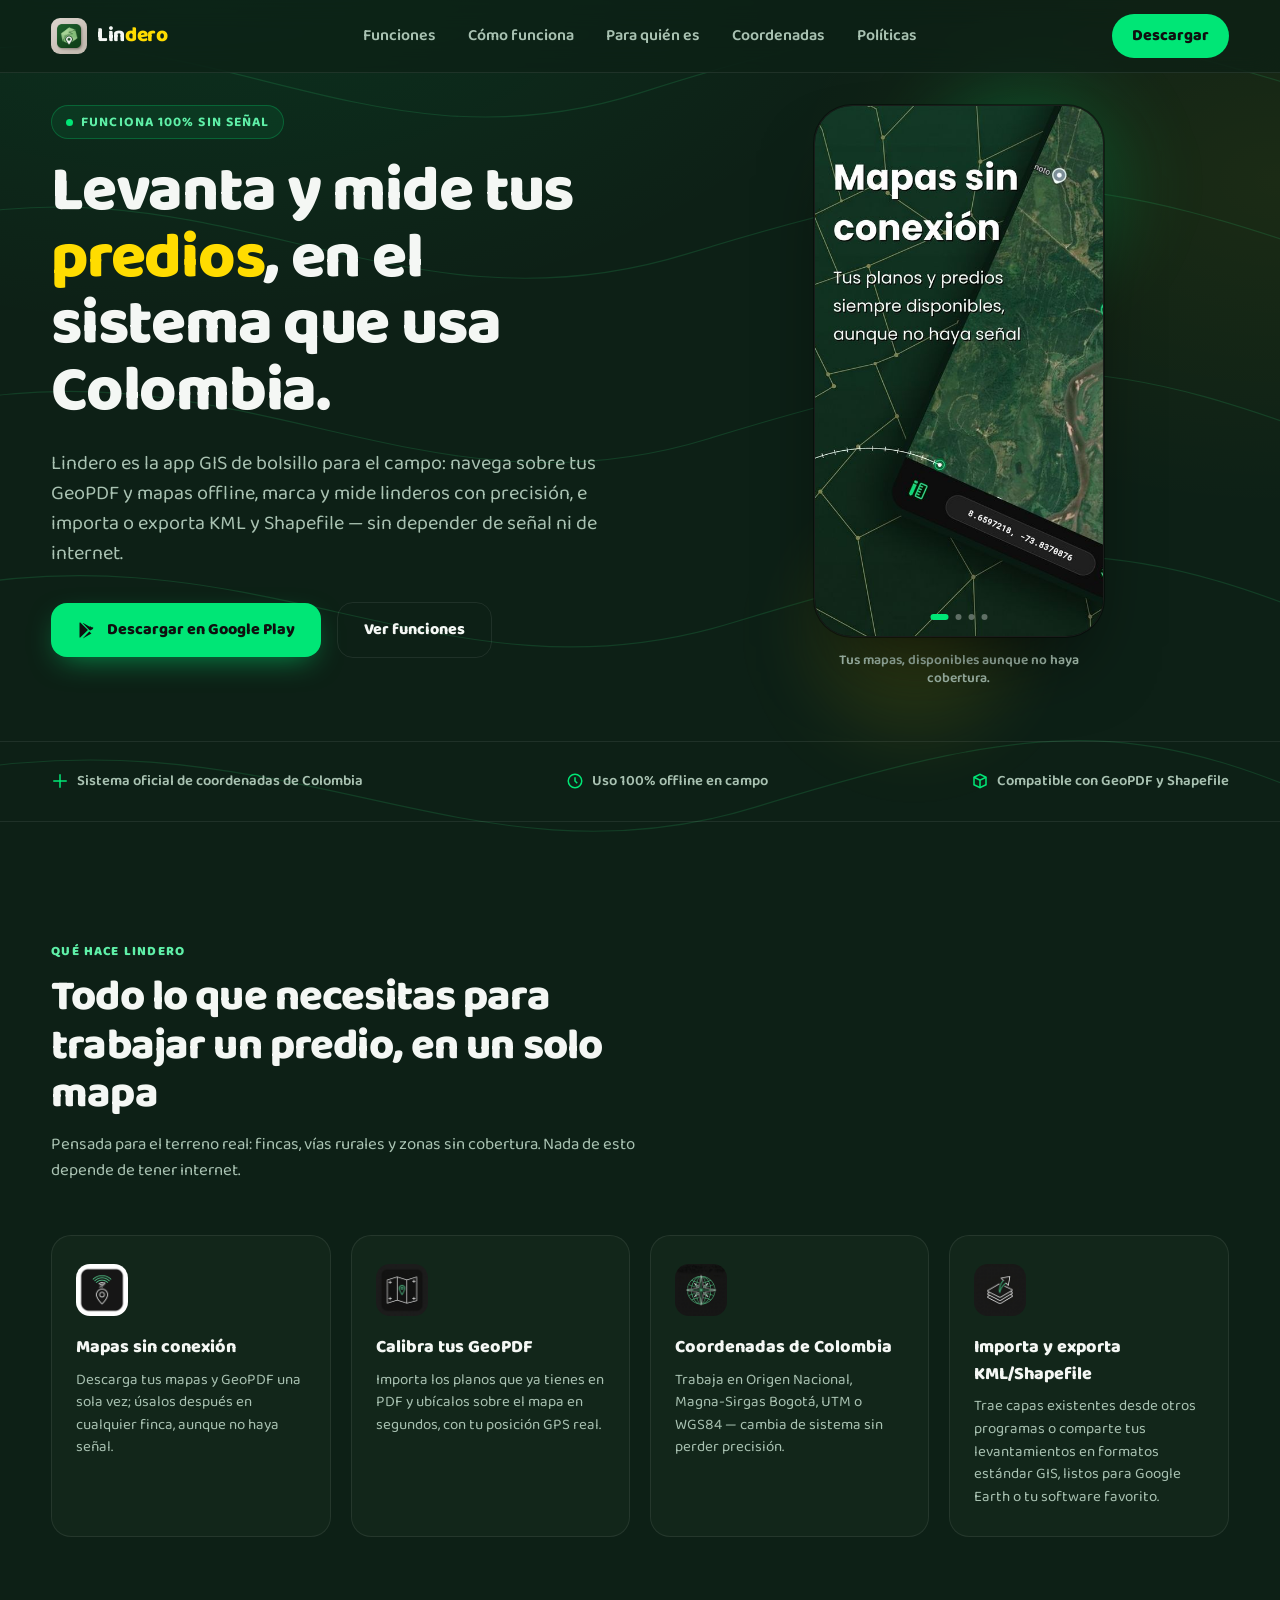
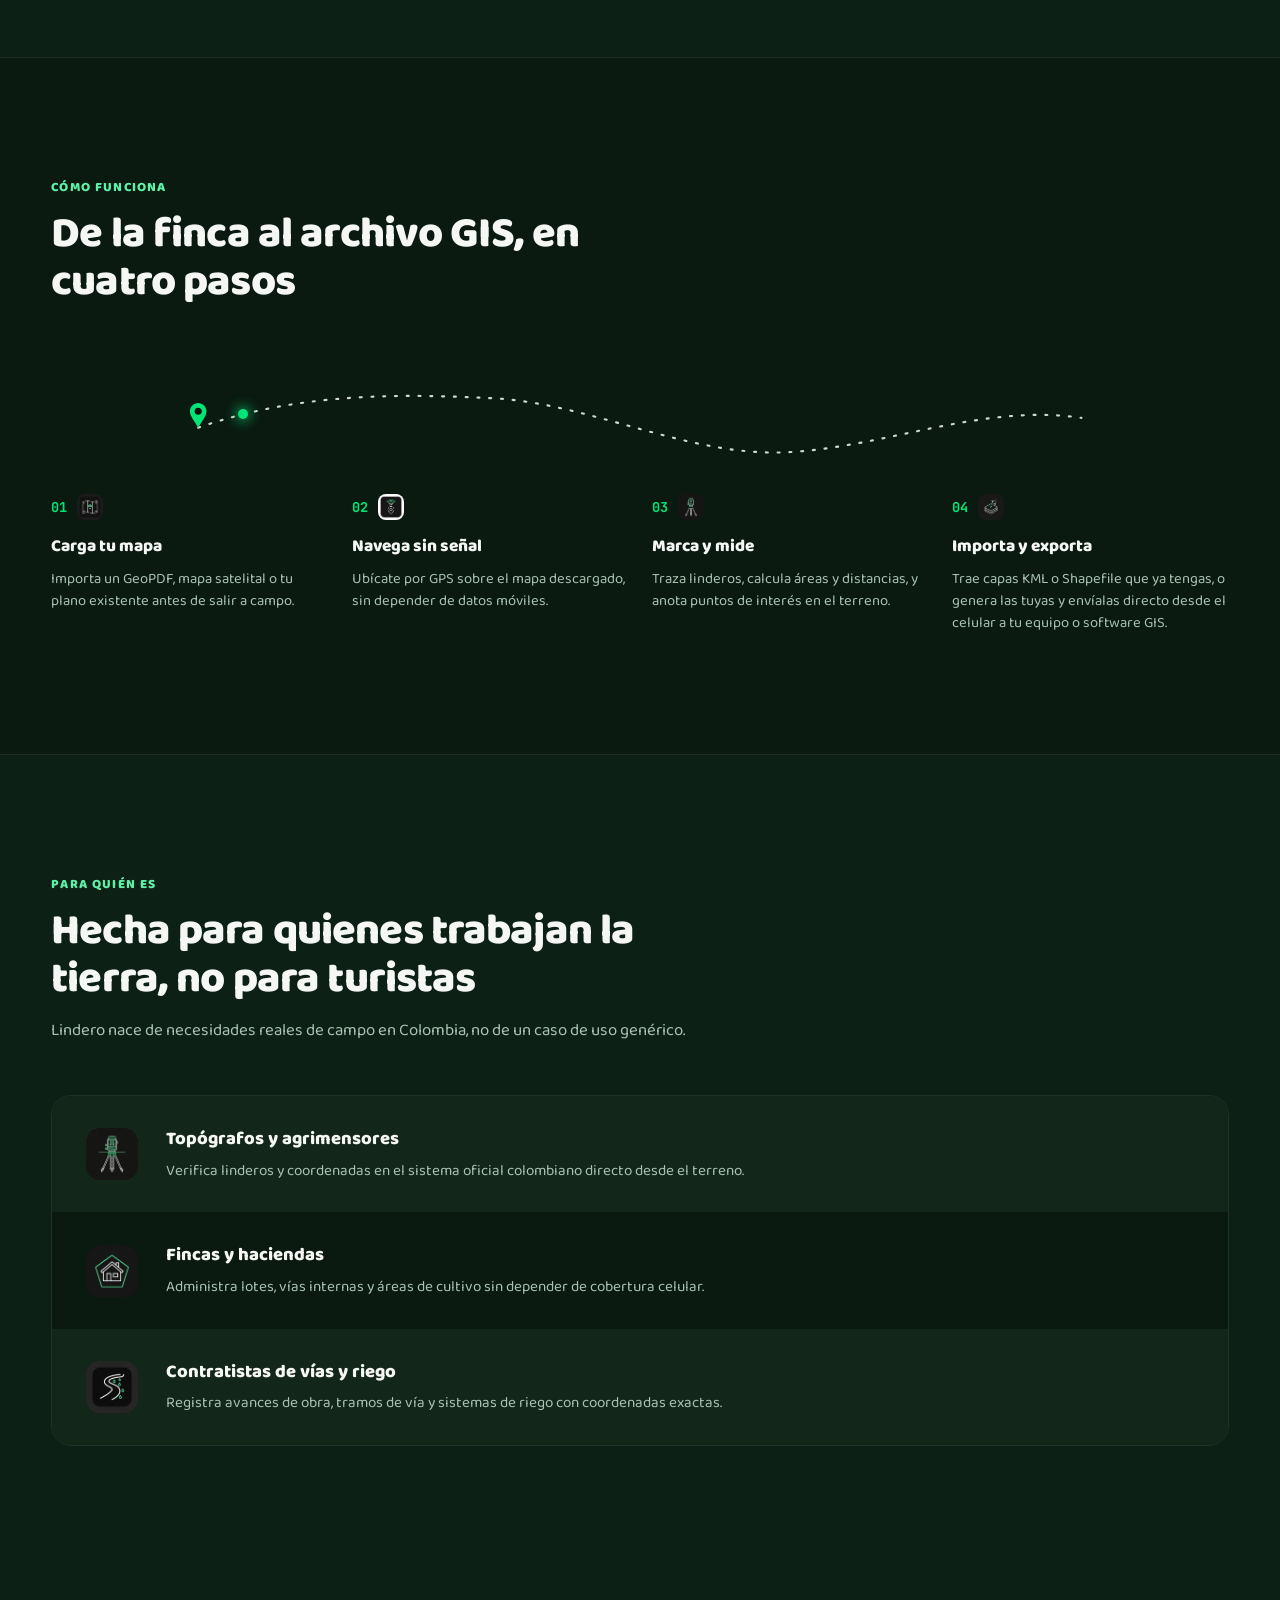
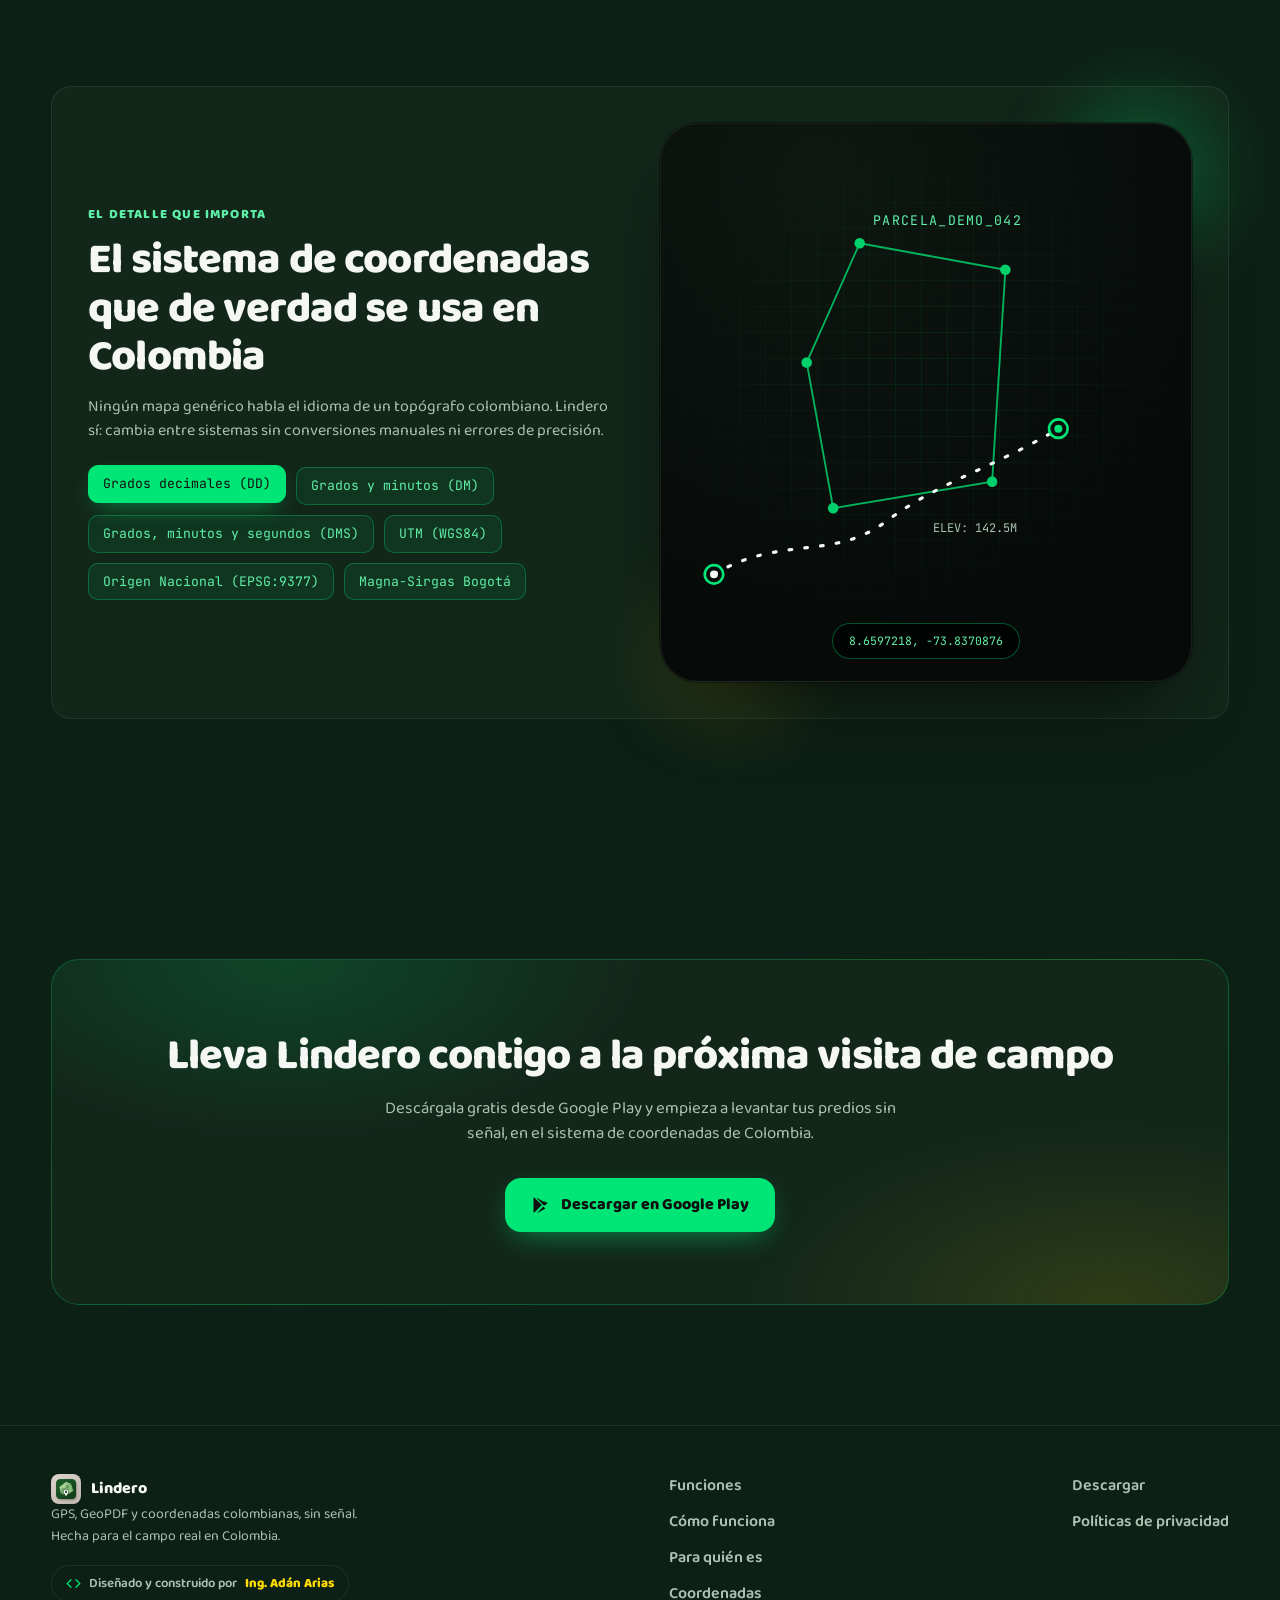
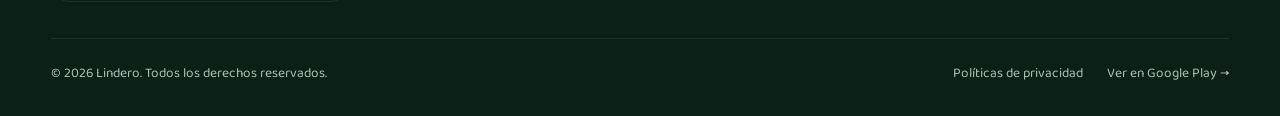
<file: index.html>
<!doctype html>
<html lang="es">
<head>
<meta charset="UTF-8">
<meta name="viewport" content="width=device-width, initial-scale=1">
<title>Lindero — GPS, GeoPDF y coordenadas colombianas, sin señal</title>
<meta name="description" content="Lindero es la app GIS para levantar, medir y exportar tus predios en campo, sin señal, en el sistema de coordenadas que usa Colombia: Origen Nacional, Magna-Sirgas Bogotá, UTM y WGS84.">
<link rel="icon" href="assets/img/icon.png">
<link rel="preconnect" href="https://fonts.googleapis.com">
<link rel="preconnect" href="https://fonts.gstatic.com" crossorigin>
<link href="https://fonts.googleapis.com/css2?family=Baloo+2:wght@500;600;700;800&family=JetBrains+Mono:wght@400;500;700&display=optional" rel="stylesheet">
<link rel="stylesheet" href="styles.css?v=10">
</head>
<body>

<div class="topo-bg" aria-hidden="true">
  <svg viewBox="0 0 1200 900" preserveAspectRatio="xMidYMid slice">
    <g fill="none" stroke="#2ecc71" stroke-width="1" opacity="0.5">
      <path d="M-50 120 C 200 40, 350 220, 600 140 S 950 60, 1250 160" />
      <path d="M-50 260 C 220 180, 380 360, 640 280 S 980 200, 1250 300" />
      <path d="M-50 420 C 240 340, 400 520, 660 440 S 1000 360, 1250 460" />
      <path d="M-50 580 C 260 500, 420 680, 680 600 S 1020 520, 1250 620" />
      <path d="M-50 740 C 280 660, 440 840, 700 760 S 1040 680, 1250 780" />
    </g>
  </svg>
</div>

<header class="site">
  <nav class="container nav">
    <a class="brand" href="#top">
      <img src="assets/img/icon.png" alt="Ícono de Lindero">
      <span>Lin<span class="word">dero</span></span>
    </a>
    <ul class="nav-links">
      <li><a href="#funciones">Funciones</a></li>
      <li><a href="#como-funciona">Cómo funciona</a></li>
      <li><a href="#para-quien">Para quién es</a></li>
      <li><a href="#coordenadas">Coordenadas</a></li>
      <li><a href="politicas/">Políticas</a></li>
    </ul>
    <a class="nav-cta" href="https://play.google.com/store/apps/details?id=com.adanarias.navimap" target="_blank" rel="noopener">Descargar</a>
  </nav>
</header>

<main id="top">

  <!-- HERO -->
  <section class="hero">
    <div class="container">
      <div class="hero-copy">
        <span class="eyebrow reveal"><span class="dot-live"></span> Funciona 100% sin señal</span>
        <h1 class="reveal d1">Levanta y mide tus <span class="accent">predios</span>, en el sistema que usa Colombia.</h1>
        <p class="lead reveal d2">Lindero es la app GIS de bolsillo para el campo: navega sobre tus GeoPDF y mapas offline, marca y mide linderos con precisión, e importa o exporta KML y Shapefile — sin depender de señal ni de internet.</p>
        <div class="hero-actions reveal d3">
          <a class="btn btn-primary" href="https://play.google.com/store/apps/details?id=com.adanarias.navimap" target="_blank" rel="noopener">
            <svg viewBox="0 0 24 24" fill="currentColor"><path d="M3.6 2.6c-.4.3-.6.8-.6 1.4v16c0 .6.2 1.1.6 1.4l9.5-9.4-9.5-9.4Zm11.2 9.3 2.5-2.5-9.9-5.7c-.2-.1-.4-.2-.6-.2l8 8.4Zm0 1.9-8 8.4c.2 0 .4-.1.6-.2l9.9-5.7-2.5-2.5Zm3.8-4.6-2.9-1.7-2.6 2.6 2.6 2.6 2.9-1.7c.6-.4.9-.9.9-1.4s-.3-1-.9-1.4Z"/></svg>
            Descargar en Google Play
          </a>
          <a class="btn btn-ghost" href="#funciones">Ver funciones</a>
        </div>
      </div>

      <div class="hero-visual reveal d4">
        <div class="glow-orb a"></div>
        <div class="glow-orb b"></div>
        <div class="shot-carousel" id="heroCarousel">
          <img class="shot-slide is-active" src="assets/img/shot_offline.jpg" alt="Mapas sin conexión en la app Lindero">
          <img class="shot-slide" src="assets/img/shot_navega.jpg" alt="Navegación GPS con confianza en la app Lindero">
          <img class="shot-slide" src="assets/img/shot_coordenadas.jpg" alt="Sistema de coordenadas de Colombia en la app Lindero">
          <img class="shot-slide" src="assets/img/shot_exportar.jpg" alt="Exportar capas a KML y Shapefile en la app Lindero">
          <div class="carousel-dots">
            <span class="dot is-active"></span><span class="dot"></span><span class="dot"></span><span class="dot"></span>
          </div>
        </div>
        <p class="carousel-caption" id="heroCaption">Tus mapas, disponibles aunque no haya cobertura.</p>
      </div>
    </div>
  </section>

  <!-- TRUST -->
  <section class="trust">
    <div class="container">
      <span><svg viewBox="0 0 24 24" fill="none" stroke="currentColor" stroke-width="2"><path d="M12 3v18M3 12h18"/></svg> Sistema oficial de coordenadas de Colombia</span>
      <span><svg viewBox="0 0 24 24" fill="none" stroke="currentColor" stroke-width="2"><circle cx="12" cy="12" r="9"/><path d="M12 7v5l3 3"/></svg> Uso 100% offline en campo</span>
      <span><svg viewBox="0 0 24 24" fill="none" stroke="currentColor" stroke-width="2"><path d="M4 17V7l8-4 8 4v10l-8 4-8-4Z"/><path d="M4 7l8 4 8-4M12 11v10"/></svg> Compatible con GeoPDF y Shapefile</span>
    </div>
  </section>

  <!-- FEATURES -->
  <section id="funciones">
    <div class="container">
      <div class="section-head reveal">
        <span class="kicker">Qué hace Lindero</span>
        <h2>Todo lo que necesitas para trabajar un predio, en un solo mapa</h2>
        <p>Pensada para el terreno real: fincas, vías rurales y zonas sin cobertura. Nada de esto depende de tener internet.</p>
      </div>
      <div class="features-grid">
        <div class="feature-card reveal">
          <img src="assets/img/icon_offline.png" alt="Mapas sin conexión">
          <h3>Mapas sin conexión</h3>
          <p>Descarga tus mapas y GeoPDF una sola vez; úsalos después en cualquier finca, aunque no haya señal.</p>
        </div>
        <div class="feature-card reveal d1">
          <img src="assets/img/icon_geopdf.png" alt="GeoPDF georreferenciado">
          <h3>Calibra tus GeoPDF</h3>
          <p>Importa los planos que ya tienes en PDF y ubícalos sobre el mapa en segundos, con tu posición GPS real.</p>
        </div>
        <div class="feature-card reveal d2">
          <img src="assets/img/icon_coordenadas_co.png" alt="Coordenadas colombianas">
          <h3>Coordenadas de Colombia</h3>
          <p>Trabaja en Origen Nacional, Magna-Sirgas Bogotá, UTM o WGS84 — cambia de sistema sin perder precisión.</p>
        </div>
        <div class="feature-card reveal d3">
          <img src="assets/img/icon_exportar.png" alt="Importa y exporta KML y Shapefile">
          <h3>Importa y exporta KML/Shapefile</h3>
          <p>Trae capas existentes desde otros programas o comparte tus levantamientos en formatos estándar GIS, listos para Google Earth o tu software favorito.</p>
        </div>
      </div>
    </div>
  </section>

  <!-- HOW IT WORKS -->
  <section class="how" id="como-funciona">
    <div class="container">
      <div class="section-head reveal">
        <span class="kicker">Cómo funciona</span>
        <h2>De la finca al archivo GIS, en cuatro pasos</h2>
      </div>
      <div class="flow-track reveal" id="flowTrack">
        <svg class="flow-line" viewBox="0 0 1200 130" preserveAspectRatio="none">
          <path id="flowPath" fill="none" d="M150,70 C250,35 350,35 450,40 C550,45 650,100 750,95 C850,90 950,45 1050,60" />
          <g class="flow-pin" data-x="150" data-y="70">
            <path transform="translate(150,70) scale(0.6)" d="M0,0 C-8,-14 -14,-20 -14,-28 C-14,-36 -7,-42 0,-42 C7,-42 14,-36 14,-28 C14,-20 8,-14 0,0 Z"/>
            <circle transform="translate(150,70) scale(0.6)" cx="0" cy="-28" r="6"/>
          </g>
          <g class="flow-pin" data-x="450" data-y="40">
            <path transform="translate(450,40) scale(0.6)" d="M0,0 C-8,-14 -14,-20 -14,-28 C-14,-36 -7,-42 0,-42 C7,-42 14,-36 14,-28 C14,-20 8,-14 0,0 Z"/>
            <circle transform="translate(450,40) scale(0.6)" cx="0" cy="-28" r="6"/>
          </g>
          <g class="flow-pin" data-x="750" data-y="95">
            <path transform="translate(750,95) scale(0.6)" d="M0,0 C-8,-14 -14,-20 -14,-28 C-14,-36 -7,-42 0,-42 C7,-42 14,-36 14,-28 C14,-20 8,-14 0,0 Z"/>
            <circle transform="translate(750,95) scale(0.6)" cx="0" cy="-28" r="6"/>
          </g>
          <g class="flow-pin" data-x="1050" data-y="60">
            <path transform="translate(1050,60) scale(0.6)" d="M0,0 C-8,-14 -14,-20 -14,-28 C-14,-36 -7,-42 0,-42 C7,-42 14,-36 14,-28 C14,-20 8,-14 0,0 Z"/>
            <circle transform="translate(1050,60) scale(0.6)" cx="0" cy="-28" r="6"/>
          </g>
        </svg>
        <span class="flow-dot" id="flowDot"></span>
      </div>
      <div class="steps">
        <div class="step reveal">
          <div class="step-head"><span class="step-num">01</span><img class="step-icon-sm" src="assets/img/icon_geopdf.png" alt=""></div>
          <h3>Carga tu mapa</h3>
          <p>Importa un GeoPDF, mapa satelital o tu plano existente antes de salir a campo.</p>
        </div>
        <div class="step reveal d1">
          <div class="step-head"><span class="step-num">02</span><img class="step-icon-sm" src="assets/img/icon_offline.png" alt=""></div>
          <h3>Navega sin señal</h3>
          <p>Ubícate por GPS sobre el mapa descargado, sin depender de datos móviles.</p>
        </div>
        <div class="step reveal d2">
          <div class="step-head"><span class="step-num">03</span><img class="step-icon-sm" src="assets/img/icon_topografos.png" alt=""></div>
          <h3>Marca y mide</h3>
          <p>Traza linderos, calcula áreas y distancias, y anota puntos de interés en el terreno.</p>
        </div>
        <div class="step reveal d3">
          <div class="step-head"><span class="step-num">04</span><img class="step-icon-sm" src="assets/img/icon_exportar.png" alt=""></div>
          <h3>Importa y exporta</h3>
          <p>Trae capas KML o Shapefile que ya tengas, o genera las tuyas y envíalas directo desde el celular a tu equipo o software GIS.</p>
        </div>
      </div>
    </div>
  </section>

  <!-- AUDIENCES -->
  <section id="para-quien">
    <div class="container">
      <div class="section-head reveal">
        <span class="kicker">Para quién es</span>
        <h2>Hecha para quienes trabajan la tierra, no para turistas</h2>
        <p>Lindero nace de necesidades reales de campo en Colombia, no de un caso de uso genérico.</p>
      </div>
      <div class="audience-list">
        <div class="audience-row reveal reveal-left">
          <img src="assets/img/icon_topografos.png" alt="Topógrafos y agrimensores">
          <div>
            <h3>Topógrafos y agrimensores</h3>
            <p>Verifica linderos y coordenadas en el sistema oficial colombiano directo desde el terreno.</p>
          </div>
        </div>
        <div class="audience-row reveal reveal-right">
          <img src="assets/img/icon_fincas.png" alt="Fincas y haciendas">
          <div>
            <h3>Fincas y haciendas</h3>
            <p>Administra lotes, vías internas y áreas de cultivo sin depender de cobertura celular.</p>
          </div>
        </div>
        <div class="audience-row reveal reveal-left">
          <img src="assets/img/icon_contratistas.png" alt="Contratistas de vías y riego">
          <div>
            <h3>Contratistas de vías y riego</h3>
            <p>Registra avances de obra, tramos de vía y sistemas de riego con coordenadas exactas.</p>
          </div>
        </div>
      </div>
    </div>
  </section>

  <!-- COORDINATE SYSTEMS -->
  <section id="coordenadas">
    <div class="container">
      <div class="coord-panel">
        <div class="reveal">
          <span class="kicker">El detalle que importa</span>
          <h2>El sistema de coordenadas que de verdad se usa en Colombia</h2>
          <p>Ningún mapa genérico habla el idioma de un topógrafo colombiano. Lindero sí: cambia entre sistemas sin conversiones manuales ni errores de precisión.</p>
          <div class="chip-list" id="chipList">
            <span class="chip reveal" data-coord="8.6597218, -73.8370876">Grados decimales (DD)</span>
            <span class="chip reveal d1" data-coord="8°39.583'N, 73°50.225'W">Grados y minutos (DM)</span>
            <span class="chip reveal d2" data-coord="8°39'35&quot;N, 73°50'13&quot;W">Grados, minutos y segundos (DMS)</span>
            <span class="chip reveal d3" data-coord="18N 379452E 958765N">UTM (WGS84)</span>
            <span class="chip reveal d4" data-coord="N 958765.4, E 379452.1">Origen Nacional (EPSG:9377)</span>
            <span class="chip reveal" data-coord="N 1050212.3, E 999875.6">Magna-Sirgas Bogotá</span>
          </div>
        </div>
        <div class="coord-visual reveal reveal-scale">
          <div class="glow-orb a"></div>
          <div class="glow-orb b"></div>
          <div class="phone">
            <svg viewBox="0 0 400 420">
              <g fill="none" stroke="#00e676" stroke-width="1.4" opacity="0.9">
                <polygon points="150,90 260,110 250,270 130,290 110,180" stroke-opacity="0.85"/>
                <circle cx="150" cy="90" r="4" fill="#00e676" stroke="none"/>
                <circle cx="260" cy="110" r="4" fill="#00e676" stroke="none"/>
                <circle cx="250" cy="270" r="4" fill="#00e676" stroke="none"/>
                <circle cx="130" cy="290" r="4" fill="#00e676" stroke="none"/>
                <circle cx="110" cy="180" r="4" fill="#00e676" stroke="none"/>
              </g>
              <g class="route-anim" fill="none" stroke="#f4f7f4" stroke-width="2.4" stroke-linecap="round" stroke-dasharray="2 10">
                <path d="M40 340 C 90 310, 130 330, 170 300 S 250 260, 300 230" />
              </g>
              <circle cx="40" cy="340" r="7" fill="none" stroke="#00e676" stroke-width="2"/>
              <circle cx="40" cy="340" r="3" fill="#f4f7f4"/>
              <circle class="pulse-node" cx="300" cy="230" r="7" fill="none" stroke="#00e676" stroke-width="2"/>
              <circle cx="300" cy="230" r="3" fill="#00e676"/>
              <text x="160" y="76" fill="#5ff0a8" font-family="JetBrains Mono, monospace" font-size="10" letter-spacing="1">PARCELA_DEMO_042</text>
              <text x="205" y="308" fill="#a9c2b2" font-family="JetBrains Mono, monospace" font-size="9">ELEV: 142.5M</text>
            </svg>
            <span class="coord-pill" id="coordReadout">8.6597218, -73.8370876</span>
          </div>
        </div>
      </div>
    </div>
  </section>

  <!-- CTA -->
  <section>
    <div class="container">
      <div class="cta reveal">
        <h2>Lleva Lindero contigo a la próxima visita de campo</h2>
        <p>Descárgala gratis desde Google Play y empieza a levantar tus predios sin señal, en el sistema de coordenadas de Colombia.</p>
        <div class="hero-actions">
          <a class="btn btn-primary" href="https://play.google.com/store/apps/details?id=com.adanarias.navimap" target="_blank" rel="noopener">
            <svg viewBox="0 0 24 24" fill="currentColor"><path d="M3.6 2.6c-.4.3-.6.8-.6 1.4v16c0 .6.2 1.1.6 1.4l9.5-9.4-9.5-9.4Zm11.2 9.3 2.5-2.5-9.9-5.7c-.2-.1-.4-.2-.6-.2l8 8.4Zm0 1.9-8 8.4c.2 0 .4-.1.6-.2l9.9-5.7-2.5-2.5Zm3.8-4.6-2.9-1.7-2.6 2.6 2.6 2.6 2.9-1.7c.6-.4.9-.9.9-1.4s-.3-1-.9-1.4Z"/></svg>
            Descargar en Google Play
          </a>
        </div>
      </div>
    </div>
  </section>

</main>

<footer>
  <div class="container">
    <div class="footer-top">
      <div>
        <div class="footer-brand">
          <img src="assets/img/icon.png" alt="Ícono de Lindero">
          <span>Lindero</span>
        </div>
        <p class="footer-note">GPS, GeoPDF y coordenadas colombianas, sin señal. Hecha para el campo real en Colombia.</p>
        <a class="maker-badge" href="https://github.com/gaminuma06" target="_blank" rel="noopener">
          <svg viewBox="0 0 24 24" fill="none" stroke="currentColor" stroke-width="2" stroke-linecap="round"><path d="m16 18 6-6-6-6M8 6l-6 6 6 6"/></svg>
          Diseñado y construido por <strong>Ing. Adán Arias</strong>
        </a>
      </div>
      <ul class="nav-links" style="flex-direction:column;gap:12px">
        <li><a href="#funciones">Funciones</a></li>
        <li><a href="#como-funciona">Cómo funciona</a></li>
        <li><a href="#para-quien">Para quién es</a></li>
        <li><a href="#coordenadas">Coordenadas</a></li>
      </ul>
      <ul class="nav-links" style="flex-direction:column;gap:12px">
        <li><a href="https://play.google.com/store/apps/details?id=com.adanarias.navimap" target="_blank" rel="noopener">Descargar</a></li>
        <li><a href="politicas/">Políticas de privacidad</a></li>
      </ul>
    </div>
    <div class="footer-bottom">
      <span>© <span id="year"></span> Lindero. Todos los derechos reservados.</span>
      <span style="display:flex;gap:24px;flex-wrap:wrap">
        <a href="politicas/">Políticas de privacidad</a>
        <a href="https://play.google.com/store/apps/details?id=com.adanarias.navimap" target="_blank" rel="noopener">Ver en Google Play →</a>
      </span>
    </div>
  </div>
</footer>

<script src="script.js?v=10"></script>
</body>
</html>
</file>
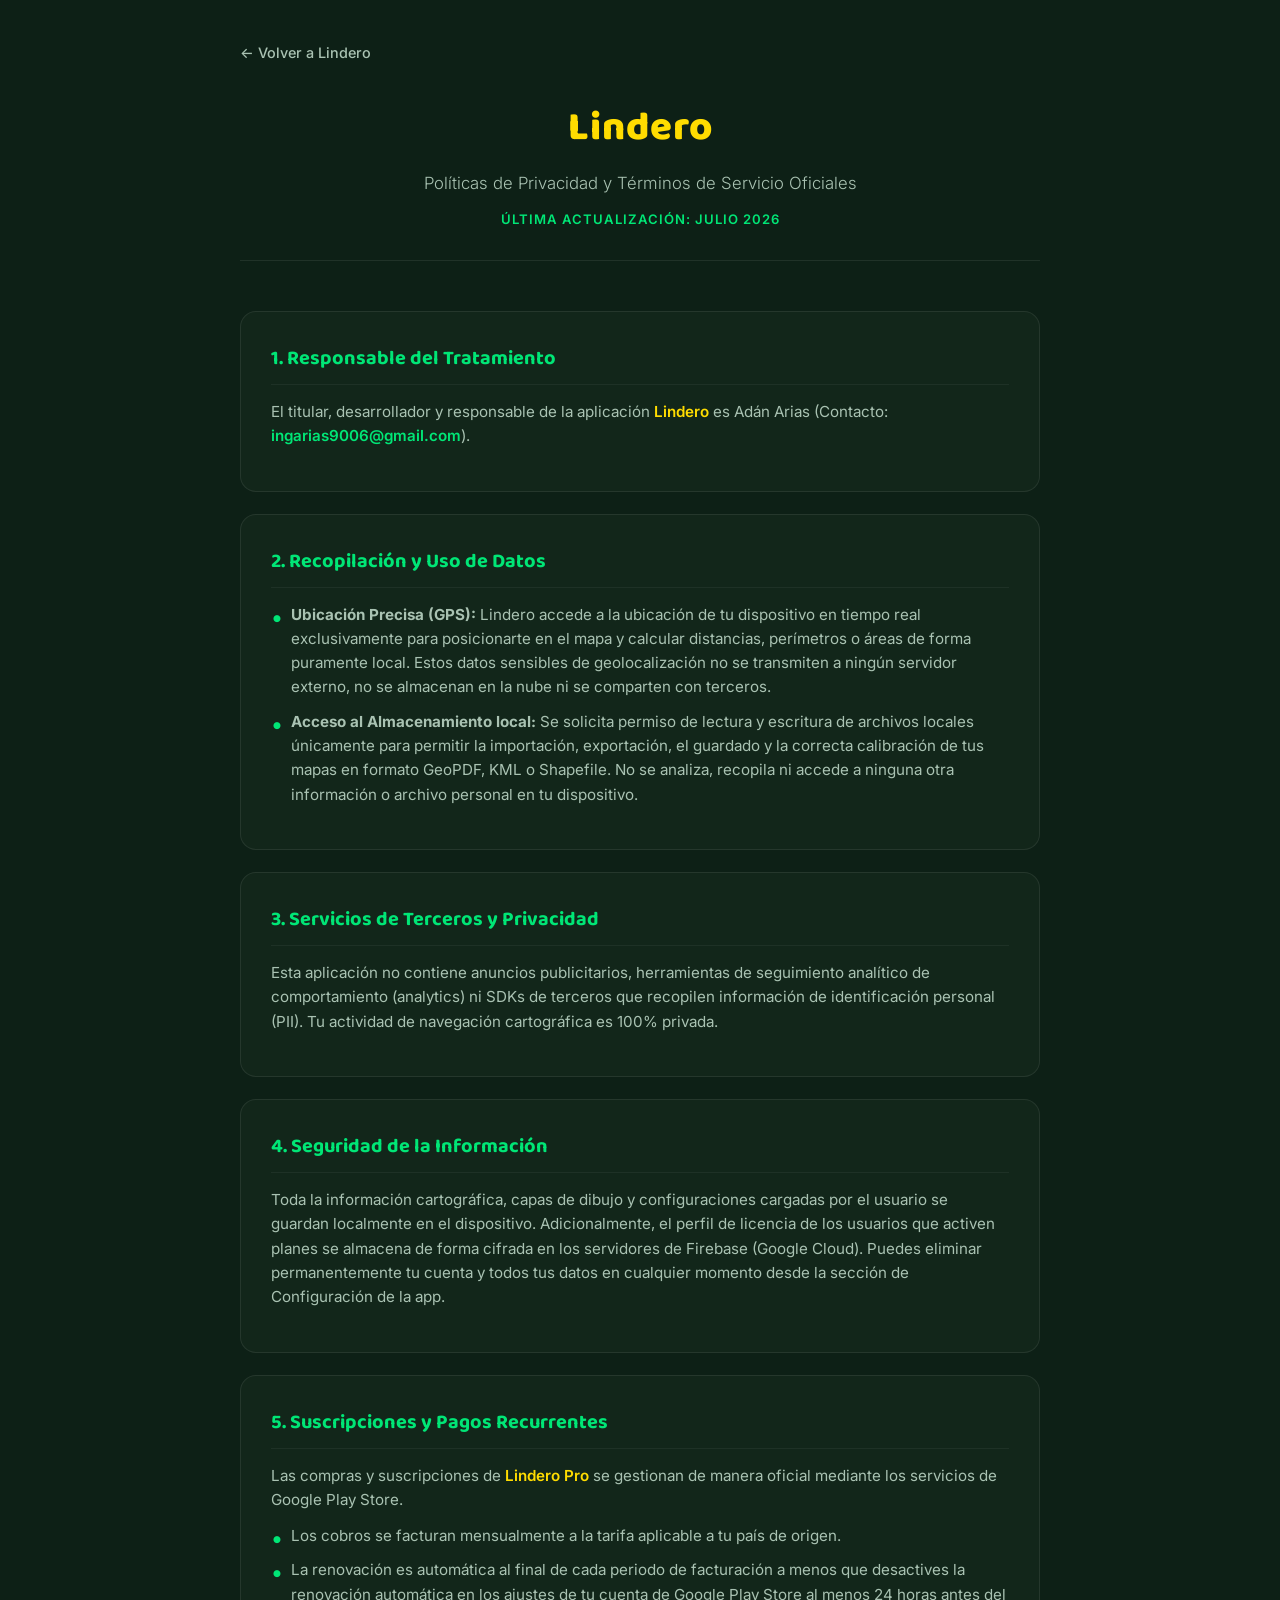
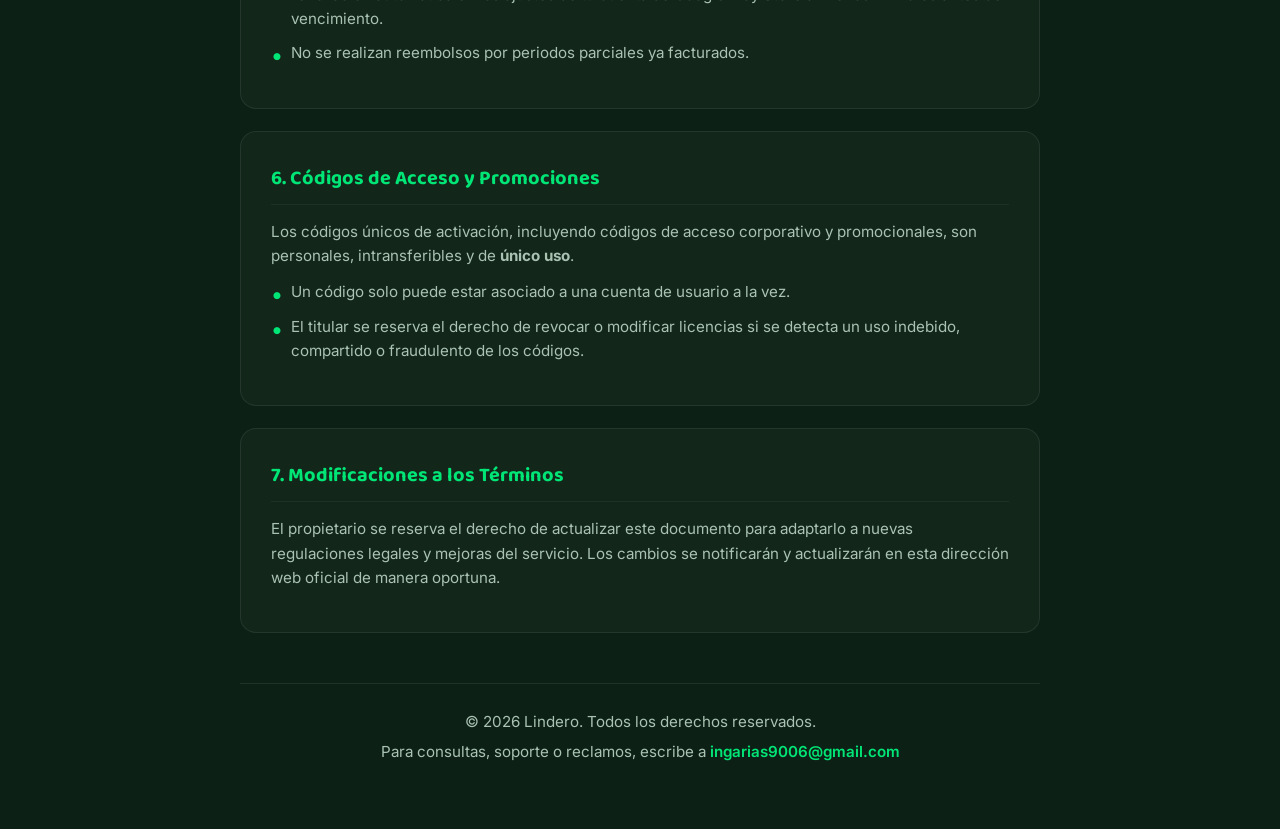
<file: politicas/index.html>
<!DOCTYPE html>
<html lang="es">
<head>
    <meta charset="UTF-8">
    <meta name="viewport" content="width=device-width, initial-scale=1.0">
    <title>Lindero — Políticas de Privacidad y Términos</title>
    <link rel="icon" href="../assets/img/icon.png">
    <link rel="preconnect" href="https://fonts.googleapis.com">
    <link rel="preconnect" href="https://fonts.gstatic.com" crossorigin>
    <link href="https://fonts.googleapis.com/css2?family=Baloo+2:wght@500;600;700;800&family=Inter:wght@300;400;500;600&display=swap" rel="stylesheet">
    <style>
        :root {
            --bg-color: #0d2016;
            --card-bg: #12261a;
            --primary-color: #00e676;
            --accent-color: #ffdc00;
            --text-main: #f4f7f4;
            --text-muted: #a9c2b2;
            --border-color: rgba(244,247,244,0.08);
        }

        * { box-sizing: border-box; margin: 0; padding: 0; }

        body {
            background-color: var(--bg-color);
            color: var(--text-main);
            font-family: 'Inter', sans-serif;
            line-height: 1.6;
            padding: 40px 20px 60px;
        }

        .container { max-width: 800px; margin: 0 auto; }

        .back-link{
            display:inline-flex;align-items:center;gap:8px;
            color:var(--text-muted);text-decoration:none;font-size:.9rem;font-weight:500;
            margin-bottom:32px;transition:color .25s;
        }
        .back-link:hover{color:var(--primary-color)}

        header {
            text-align: center;
            margin-bottom: 50px;
            border-bottom: 1px solid var(--border-color);
            padding-bottom: 30px;
        }

        .logo {
            font-family: 'Baloo 2', sans-serif;
            font-size: 2.5rem;
            font-weight: 800;
            letter-spacing: 1px;
            color: var(--accent-color);
            margin-bottom: 10px;
        }

        .subtitle { font-size: 1.05rem; color: var(--text-muted); font-weight: 300; }

        .last-update {
            font-size: 0.82rem;
            color: var(--primary-color);
            margin-top: 12px;
            font-weight: 600;
            letter-spacing: 1px;
            text-transform: uppercase;
        }

        .section-card {
            background-color: var(--card-bg);
            border: 1px solid var(--border-color);
            border-radius: 16px;
            padding: 30px;
            margin-bottom: 22px;
            transition: border-color 0.3s ease;
        }

        .section-card:hover { border-color: rgba(0, 230, 118, 0.35); }

        h2 {
            font-family: 'Baloo 2', sans-serif;
            font-size: 1.25rem;
            font-weight: 700;
            color: var(--primary-color);
            margin-bottom: 15px;
            border-bottom: 1px solid rgba(255, 255, 255, 0.05);
            padding-bottom: 10px;
        }

        p { color: var(--text-muted); margin-bottom: 12px; font-size: 0.95rem; }

        ul { list-style-type: none; margin-bottom: 12px; }

        li {
            color: var(--text-muted);
            position: relative;
            padding-left: 20px;
            margin-bottom: 10px;
            font-size: 0.95rem;
        }

        li::before {
            content: "•";
            color: var(--primary-color);
            font-size: 1.4rem;
            position: absolute;
            left: 0;
            top: -4px;
        }

        .highlight { color: var(--accent-color); font-weight: 600; }

        footer {
            text-align: center;
            margin-top: 50px;
            padding-top: 26px;
            border-top: 1px solid var(--border-color);
            color: var(--text-muted);
            font-size: 0.88rem;
        }

        footer p { margin-bottom: 5px; }

        .contact-link { color: var(--primary-color); text-decoration: none; font-weight: 600; }
        .contact-link:hover { text-decoration: underline; }
    </style>
</head>
<body>
    <div class="container">
        <a class="back-link" href="../index.html">&larr; Volver a Lindero</a>

        <header>
            <div class="logo">Lindero</div>
            <div class="subtitle">Políticas de Privacidad y Términos de Servicio Oficiales</div>
            <div class="last-update">Última actualización: Julio 2026</div>
        </header>

        <main>
            <div class="section-card">
                <h2>1. Responsable del Tratamiento</h2>
                <p>El titular, desarrollador y responsable de la aplicación <span class="highlight">Lindero</span> es Adán Arias (Contacto: <a href="mailto:ingarias9006@gmail.com" class="contact-link">ingarias9006@gmail.com</a>).</p>
            </div>

            <div class="section-card">
                <h2>2. Recopilación y Uso de Datos</h2>
                <ul>
                    <li><strong>Ubicación Precisa (GPS):</strong> Lindero accede a la ubicación de tu dispositivo en tiempo real exclusivamente para posicionarte en el mapa y calcular distancias, perímetros o áreas de forma puramente local. Estos datos sensibles de geolocalización no se transmiten a ningún servidor externo, no se almacenan en la nube ni se comparten con terceros.</li>
                    <li><strong>Acceso al Almacenamiento local:</strong> Se solicita permiso de lectura y escritura de archivos locales únicamente para permitir la importación, exportación, el guardado y la correcta calibración de tus mapas en formato GeoPDF, KML o Shapefile. No se analiza, recopila ni accede a ninguna otra información o archivo personal en tu dispositivo.</li>
                </ul>
            </div>

            <div class="section-card">
                <h2>3. Servicios de Terceros y Privacidad</h2>
                <p>Esta aplicación no contiene anuncios publicitarios, herramientas de seguimiento analítico de comportamiento (analytics) ni SDKs de terceros que recopilen información de identificación personal (PII). Tu actividad de navegación cartográfica es 100% privada.</p>
            </div>

            <div class="section-card">
                <h2>4. Seguridad de la Información</h2>
                <p>Toda la información cartográfica, capas de dibujo y configuraciones cargadas por el usuario se guardan localmente en el dispositivo. Adicionalmente, el perfil de licencia de los usuarios que activen planes se almacena de forma cifrada en los servidores de Firebase (Google Cloud). Puedes eliminar permanentemente tu cuenta y todos tus datos en cualquier momento desde la sección de Configuración de la app.</p>
            </div>

            <div class="section-card">
                <h2>5. Suscripciones y Pagos Recurrentes</h2>
                <p>Las compras y suscripciones de <span class="highlight">Lindero Pro</span> se gestionan de manera oficial mediante los servicios de Google Play Store.</p>
                <ul>
                    <li>Los cobros se facturan mensualmente a la tarifa aplicable a tu país de origen.</li>
                    <li>La renovación es automática al final de cada periodo de facturación a menos que desactives la renovación automática en los ajustes de tu cuenta de Google Play Store al menos 24 horas antes del vencimiento.</li>
                    <li>No se realizan reembolsos por periodos parciales ya facturados.</li>
                </ul>
            </div>

            <div class="section-card">
                <h2>6. Códigos de Acceso y Promociones</h2>
                <p>Los códigos únicos de activación, incluyendo códigos de acceso corporativo y promocionales, son personales, intransferibles y de <strong>único uso</strong>.</p>
                <ul>
                    <li>Un código solo puede estar asociado a una cuenta de usuario a la vez.</li>
                    <li>El titular se reserva el derecho de revocar o modificar licencias si se detecta un uso indebido, compartido o fraudulento de los códigos.</li>
                </ul>
            </div>

            <div class="section-card">
                <h2>7. Modificaciones a los Términos</h2>
                <p>El propietario se reserva el derecho de actualizar este documento para adaptarlo a nuevas regulaciones legales y mejoras del servicio. Los cambios se notificarán y actualizarán en esta dirección web oficial de manera oportuna.</p>
            </div>
        </main>

        <footer>
            <p>© 2026 Lindero. Todos los derechos reservados.</p>
            <p>Para consultas, soporte o reclamos, escribe a <a href="mailto:ingarias9006@gmail.com" class="contact-link">ingarias9006@gmail.com</a></p>
        </footer>
    </div>
</body>
</html>
</file>
<file: styles.css>
:root{
  --bg: #0d2016;
  --bg-alt: #0a1a11;
  --surface: #12261a;
  --surface-2: #16301f;
  --ink-black: #0f0f0f;
  --mint: #00e676;
  --mint-soft: #5ff0a8;
  --yellow: #ffdc00;
  --white: #f4f7f4;
  --muted: #a9c2b2;
  --line: rgba(244,247,244,0.08);
  --radius: 20px;
  --ease: cubic-bezier(.19,1,.22,1);
}

*{box-sizing:border-box;margin:0;padding:0}
html{scroll-behavior:smooth}
body{
  background:var(--bg);
  color:var(--white);
  font-family:'Baloo 2','Nunito',system-ui,-apple-system,Segoe UI,Roboto,sans-serif;
  line-height:1.5;
  overflow-x:hidden;
}
img{display:block;max-width:100%}
a{color:inherit;text-decoration:none}
ul{list-style:none}
.container{width:min(1180px,92vw);margin-inline:auto}
section{position:relative;padding:clamp(64px,10vw,120px) 0}

/* topo background */
.topo-bg{
  position:fixed;inset:0;z-index:-2;
  background:
    radial-gradient(1200px 700px at 15% -10%, rgba(0,230,118,0.10), transparent 60%),
    radial-gradient(900px 600px at 100% 20%, rgba(255,220,0,0.06), transparent 55%),
    var(--bg);
}
.topo-bg svg{
  position:absolute;inset:-4%;width:108%;height:108%;opacity:0.35;
  animation:topo-drift 46s ease-in-out infinite alternate;
}
@keyframes topo-drift{
  0%{transform:translate(0,0)}
  100%{transform:translate(-18px,-12px)}
}

/* nav */
header.site{
  position:sticky;top:0;z-index:50;
  backdrop-filter:blur(14px);
  background:rgba(13,32,22,0.72);
  border-bottom:1px solid var(--line);
}
.nav{display:flex;align-items:center;justify-content:space-between;padding:14px 0}
.brand{display:flex;align-items:center;gap:10px;font-weight:800;font-size:1.3rem;letter-spacing:-0.02em}
.brand img{width:36px;height:36px;border-radius:9px}
.brand .word{color:var(--yellow)}
.nav-links{display:flex;gap:32px;font-weight:600;color:var(--muted)}
.nav-links a{transition:color .25s var(--ease)}
.nav-links a:hover{color:var(--white)}
.nav-cta{
  display:inline-flex;align-items:center;gap:8px;
  background:var(--mint);color:var(--ink-black);
  padding:10px 20px;border-radius:999px;font-weight:800;
  transition:transform .3s var(--ease), box-shadow .3s var(--ease);
  box-shadow:0 0 0 0 rgba(0,230,118,0.5);
}
.nav-cta:hover{transform:translateY(-2px);box-shadow:0 10px 30px -8px rgba(0,230,118,0.55)}

/* hero */
.hero{padding:clamp(16px,3vw,32px) 0 clamp(28px,4vw,48px)}
.hero .container{display:grid;grid-template-columns:1.05fr 0.95fr;gap:40px;align-items:start}
.hero-visual{margin-top:0}
.eyebrow{
  display:inline-flex;align-items:center;gap:8px;
  color:var(--mint-soft);font-weight:700;font-size:.85rem;
  letter-spacing:.08em;text-transform:uppercase;
  background:rgba(0,230,118,0.08);border:1px solid rgba(0,230,118,0.25);
  padding:6px 14px;border-radius:999px;
  opacity:0;transform:translateY(14px);
}
.dot-live{width:7px;height:7px;border-radius:50%;background:var(--mint);box-shadow:0 0 0 0 rgba(0,230,118,.6);animation:pulse 2s infinite}
@keyframes pulse{0%{box-shadow:0 0 0 0 rgba(0,230,118,.55)}70%{box-shadow:0 0 0 10px rgba(0,230,118,0)}100%{box-shadow:0 0 0 0 rgba(0,230,118,0)}}

h1{
  font-size:clamp(2.5rem,5vw,4rem);
  font-weight:800;line-height:1.04;letter-spacing:-0.02em;
  margin:20px 0 22px;
}
h1 .accent{color:var(--yellow)}
.hero p.lead{
  font-size:clamp(1.05rem,1.6vw,1.25rem);
  color:var(--muted);max-width:52ch;margin-bottom:34px;
}
.hero-actions{display:flex;flex-wrap:wrap;gap:16px;align-items:center}

.btn{
  display:inline-flex;align-items:center;gap:10px;
  padding:15px 26px;border-radius:16px;font-weight:800;font-size:1rem;
  transition:transform .35s var(--ease), box-shadow .35s var(--ease), background .3s;
}
.btn-primary{
  background:var(--mint);color:var(--ink-black);
  box-shadow:0 10px 30px -10px rgba(0,230,118,0.6);
}
.btn-primary:hover{transform:translateY(-3px) scale(1.02);box-shadow:0 16px 40px -10px rgba(0,230,118,0.75)}
.btn-primary svg{width:20px;height:20px}
.btn-ghost{
  border:1px solid var(--line);color:var(--white);
}
.btn-ghost:hover{border-color:rgba(255,255,255,0.35);background:rgba(255,255,255,0.04)}

.reveal{opacity:0;transform:translateY(24px);transition:opacity .8s var(--ease), transform .8s var(--ease)}
.reveal.in{opacity:1;transform:translateY(0)}
.reveal.d1{transition-delay:.08s}
.reveal.d2{transition-delay:.16s}
.reveal.d3{transition-delay:.24s}
.reveal.d4{transition-delay:.32s}

.reveal.reveal-left{transform:translateX(-40px)}
.reveal.reveal-left.in{transform:translateX(0)}
.reveal.reveal-right{transform:translateX(40px)}
.reveal.reveal-right.in{transform:translateX(0)}
.reveal.reveal-scale{transform:scale(.92)}
.reveal.reveal-scale.in{transform:scale(1)}

/* hero visual */
.hero-visual{position:relative;aspect-ratio:9/16.5;justify-self:center;width:min(290px,76%)}
.phone{
  position:relative;width:100%;height:100%;
  background:radial-gradient(120% 120% at 30% 10%, #0e1712 0%, #060a08 70%);
  border-radius:38px;border:1px solid rgba(255,255,255,0.08);
  box-shadow:0 40px 80px -30px rgba(0,0,0,0.7), 0 0 0 1px rgba(0,0,0,.4);
  overflow:hidden;
}
.phone::before{
  content:'';position:absolute;inset:0;
  background-image:
    linear-gradient(rgba(0,230,118,0.09) 1px,transparent 1px),
    linear-gradient(90deg,rgba(0,230,118,0.09) 1px,transparent 1px);
  background-size:26px 26px;
  mask-image:radial-gradient(circle at 50% 45%, black 0%, transparent 72%);
}
.phone svg{position:absolute;inset:0;width:100%;height:100%}
.phone .tag{
  position:absolute;font-family:'JetBrains Mono',monospace;font-size:.62rem;
  color:var(--mint-soft);letter-spacing:.03em;text-transform:uppercase;opacity:.85;
}
.phone .coord-pill{
  position:absolute;left:50%;bottom:22px;transform:translateX(-50%);
  background:rgba(0,0,0,0.55);border:1px solid rgba(0,230,118,.35);
  color:var(--mint-soft);font-family:'JetBrains Mono',monospace;font-size:.72rem;
  padding:8px 16px;border-radius:999px;backdrop-filter:blur(6px);
  white-space:nowrap;
}
.glow-orb{
  position:absolute;width:280px;height:280px;border-radius:50%;
  background:radial-gradient(circle, rgba(0,230,118,0.35), transparent 70%);
  filter:blur(30px);z-index:-1;
}
.glow-orb.a{top:-60px;right:-60px}
.glow-orb.b{bottom:-80px;left:-40px;background:radial-gradient(circle, rgba(255,220,0,0.18), transparent 70%)}

.route-anim{animation:dash 1.6s linear infinite}
@keyframes dash{to{stroke-dashoffset:-24}}
.pulse-node{animation:node-pulse 2s ease-in-out infinite}
@keyframes node-pulse{0%,100%{r:7;opacity:1}50%{r:11;opacity:.4}}

/* shot carousel (hero) */
.shot-carousel{
  position:relative;width:100%;height:100%;overflow:hidden;
  border-radius:38px;border:1px solid rgba(255,255,255,0.08);
  box-shadow:0 40px 80px -30px rgba(0,0,0,0.7), 0 0 0 1px rgba(0,0,0,.4);
  background:#060a08;
}
.shot-slide{
  position:absolute;inset:0;width:100%;height:100%;object-fit:cover;
  opacity:0;transform:translateX(36px) scale(1.01);
  transition:opacity 1s var(--ease), transform 1s var(--ease);
  z-index:1;
}
.shot-slide.is-active{opacity:1;transform:translateX(0) scale(1);z-index:2}
.shot-slide.is-leaving{opacity:0;transform:translateX(-36px) scale(1.01);z-index:1}
.carousel-dots{position:absolute;left:50%;bottom:16px;transform:translateX(-50%);display:flex;gap:7px;z-index:3}
.carousel-dots .dot{width:6px;height:6px;border-radius:50%;background:rgba(244,247,244,0.35);transition:background .3s,width .3s}
.carousel-dots .dot.is-active{background:var(--mint);width:18px;border-radius:4px}
.carousel-caption{
  display:flex;align-items:center;justify-content:center;overflow:hidden;
  text-align:center;margin-top:10px;color:var(--muted);font-size:.86rem;font-weight:600;
  height:3.4em;line-height:1.3;opacity:1;transition:opacity .35s var(--ease);
}
.carousel-caption.is-fading{opacity:0}

/* trust bar */
.trust{padding:28px 0;border-top:1px solid var(--line);border-bottom:1px solid var(--line)}
.trust .container{display:flex;flex-wrap:wrap;gap:28px;justify-content:space-between;align-items:center;color:var(--muted);font-weight:600;font-size:.92rem}
.trust span{display:flex;align-items:center;gap:8px}
.trust svg{width:18px;height:18px;color:var(--mint)}

/* section heads */
.section-head{max-width:640px;margin-bottom:52px}
.kicker{color:var(--mint-soft);font-weight:800;text-transform:uppercase;letter-spacing:.09em;font-size:.82rem;margin-bottom:12px;display:block}
h2{font-size:clamp(1.9rem,3.4vw,2.7rem);font-weight:800;letter-spacing:-0.02em;line-height:1.12}
.section-head p{color:var(--muted);margin-top:14px;font-size:1.05rem}

/* features grid */
.features-grid{display:grid;grid-template-columns:repeat(4,1fr);gap:20px}
.feature-card{
  background:var(--surface);border:1px solid var(--line);border-radius:var(--radius);
  padding:28px 24px;transition:transform .4s var(--ease), border-color .4s, background .4s;
}
.feature-card:hover{transform:translateY(-6px);border-color:rgba(0,230,118,0.4);background:var(--surface-2)}
.feature-card img{width:52px;height:52px;border-radius:14px;margin-bottom:18px;transition:transform .3s var(--ease)}
.feature-card h3{font-size:1.12rem;font-weight:800;margin-bottom:8px}
.feature-card p{color:var(--muted);font-size:.94rem}

.feature-card:nth-child(1):hover img{animation:icon-pulse 1s ease-in-out infinite}
.feature-card:nth-child(2):hover img{animation:icon-tilt 1s ease-in-out infinite}
.feature-card:nth-child(3):hover img{animation:icon-spin 2.2s linear infinite}
.feature-card:nth-child(4):hover img{animation:icon-bounce .8s ease-in-out infinite}
@keyframes icon-pulse{0%,100%{transform:scale(1)}50%{transform:scale(1.14)}}
@keyframes icon-tilt{0%,100%{transform:rotate(0)}50%{transform:rotate(-8deg)}}
@keyframes icon-spin{to{transform:rotate(360deg)}}
@keyframes icon-bounce{0%,100%{transform:translateY(0)}50%{transform:translateY(-7px)}}

/* how it works */
.how{background:var(--bg-alt);border-top:1px solid var(--line);border-bottom:1px solid var(--line)}
.flow-track{position:relative;width:100%;aspect-ratio:1200/130;margin-bottom:8px}
.flow-line{position:absolute;inset:0;width:100%;height:100%;overflow:visible}
.flow-line path#flowPath{
  fill:none;stroke:var(--white);stroke-width:2.2;stroke-linecap:round;
  stroke-dasharray:2 10;
  opacity:0;transition:opacity 1s var(--ease);
}
.flow-track.in .flow-line path#flowPath{opacity:.85}

.flow-pin{
  opacity:0;transform:scale(0) translateY(-4px);transform-origin:center;transform-box:fill-box;
  transition:opacity .45s var(--ease), transform .45s cubic-bezier(.34,1.56,.64,1);
}
.flow-pin path{fill:var(--mint)}
.flow-pin circle{fill:var(--ink-black)}
.flow-pin.is-dropped{opacity:1;transform:scale(1) translateY(0)}

.flow-dot{
  position:absolute;top:0;left:0;width:10px;height:10px;border-radius:50%;
  background:var(--mint);box-shadow:0 0 12px 3px rgba(0,230,118,.55);
  transform:translate(-50%,-50%);opacity:0;transition:opacity .5s .6s;
  pointer-events:none;
}
.flow-track.in .flow-dot{opacity:1}
.steps{display:grid;grid-template-columns:repeat(4,1fr);gap:24px}
.step{position:relative}
.step-head{display:flex;align-items:center;gap:10px;margin-bottom:14px}
.step-num{
  font-family:'JetBrains Mono',monospace;color:var(--mint);font-weight:700;font-size:.85rem;
}
.step-icon-sm{width:26px;height:26px;border-radius:8px}
.step h3{font-size:1.08rem;font-weight:800;margin-bottom:8px}
.step p{color:var(--muted);font-size:.92rem}

/* audiences */
.audience-list{border-radius:var(--radius);overflow:hidden;border:1px solid var(--line)}
.audience-row{
  display:flex;align-items:center;gap:28px;padding:30px 34px;
  background:var(--surface);transition:background .35s var(--ease), padding-left .35s var(--ease);
}
.audience-row:nth-child(even){background:var(--bg-alt)}
.audience-row:hover{background:var(--surface-2);padding-left:44px}
.audience-row img{width:52px;height:52px;border-radius:14px;flex-shrink:0}
.audience-row h3{font-size:1.15rem;font-weight:800;margin-bottom:6px}
.audience-row p{color:var(--muted);font-size:.95rem}

/* coord chips */
.coord-panel{
  background:var(--surface);border:1px solid var(--line);border-radius:var(--radius);
  padding:36px;display:grid;grid-template-columns:1fr 1fr;gap:40px;align-items:center;
}
.coord-panel h2{margin-bottom:14px}
.coord-panel p{color:var(--muted);margin-bottom:24px}
.chip-list{display:flex;flex-wrap:wrap;gap:10px}
.chip{
  font-family:'JetBrains Mono',monospace;font-size:.82rem;
  background:rgba(0,230,118,0.08);border:1px solid rgba(0,230,118,0.3);
  color:var(--mint-soft);padding:8px 14px;border-radius:10px;
  transition:background .4s var(--ease), border-color .4s var(--ease), color .4s var(--ease), transform .4s var(--ease);
}
.chip.is-active{
  background:var(--mint);border-color:var(--mint);color:var(--ink-black);
  transform:translateY(-2px);
  box-shadow:0 10px 24px -10px rgba(0,230,118,0.6);
}
.coord-visual{position:relative;aspect-ratio:1/1.05}
.coord-visual .glow-orb.a{width:220px;height:220px}
.coord-visual .glow-orb.b{width:220px;height:220px}

/* CTA */
.cta{
  border-radius:28px;border:1px solid rgba(0,230,118,0.25);
  background:
    radial-gradient(600px 300px at 20% 0%, rgba(0,230,118,0.16), transparent 60%),
    radial-gradient(600px 300px at 90% 100%, rgba(255,220,0,0.12), transparent 60%),
    var(--surface);
  padding:clamp(40px,7vw,72px);text-align:center;
}
.cta h2{margin-bottom:16px}
.cta p{color:var(--muted);max-width:52ch;margin:0 auto 32px;font-size:1.05rem}
.cta .hero-actions{justify-content:center}

/* footer */
footer{padding:48px 0 32px;border-top:1px solid var(--line)}
.footer-top{display:flex;justify-content:space-between;flex-wrap:wrap;gap:24px;margin-bottom:32px}
.footer-brand{display:flex;align-items:center;gap:10px;font-weight:800}
.footer-brand img{width:30px;height:30px;border-radius:8px}
.footer-note{color:var(--muted);font-size:.88rem;max-width:40ch}
.maker-badge{
  display:inline-flex;align-items:center;gap:8px;margin-top:18px;
  font-size:.82rem;font-weight:600;color:var(--muted);
  border:1px solid var(--line);padding:8px 14px;border-radius:999px;
  transition:border-color .3s var(--ease), color .3s var(--ease), transform .3s var(--ease);
}
.maker-badge strong{color:var(--yellow);font-weight:800}
.maker-badge svg{width:15px;height:15px;color:var(--mint);flex-shrink:0}
.maker-badge:hover{border-color:rgba(0,230,118,0.45);color:var(--white);transform:translateY(-2px)}
.footer-bottom{display:flex;justify-content:space-between;flex-wrap:wrap;gap:12px;color:var(--muted);font-size:.85rem;padding-top:24px;border-top:1px solid var(--line)}

@media (max-width:980px){
  .hero .container{grid-template-columns:1fr;text-align:center}
  .hero p.lead{margin-inline:auto}
  .hero-actions{justify-content:center}
  .hero-visual{order:-1;margin-bottom:12px}
  .features-grid{grid-template-columns:repeat(2,1fr)}
  .steps{grid-template-columns:repeat(2,1fr);row-gap:36px}
  .flow-track{display:none}
  .coord-panel{grid-template-columns:1fr}
  .nav-links{display:none}
}
@media (max-width:560px){
  .features-grid{grid-template-columns:1fr}
  .audience-row{flex-direction:column;text-align:center;gap:16px}
  .audience-row:hover{padding-left:34px}
}
</file>
